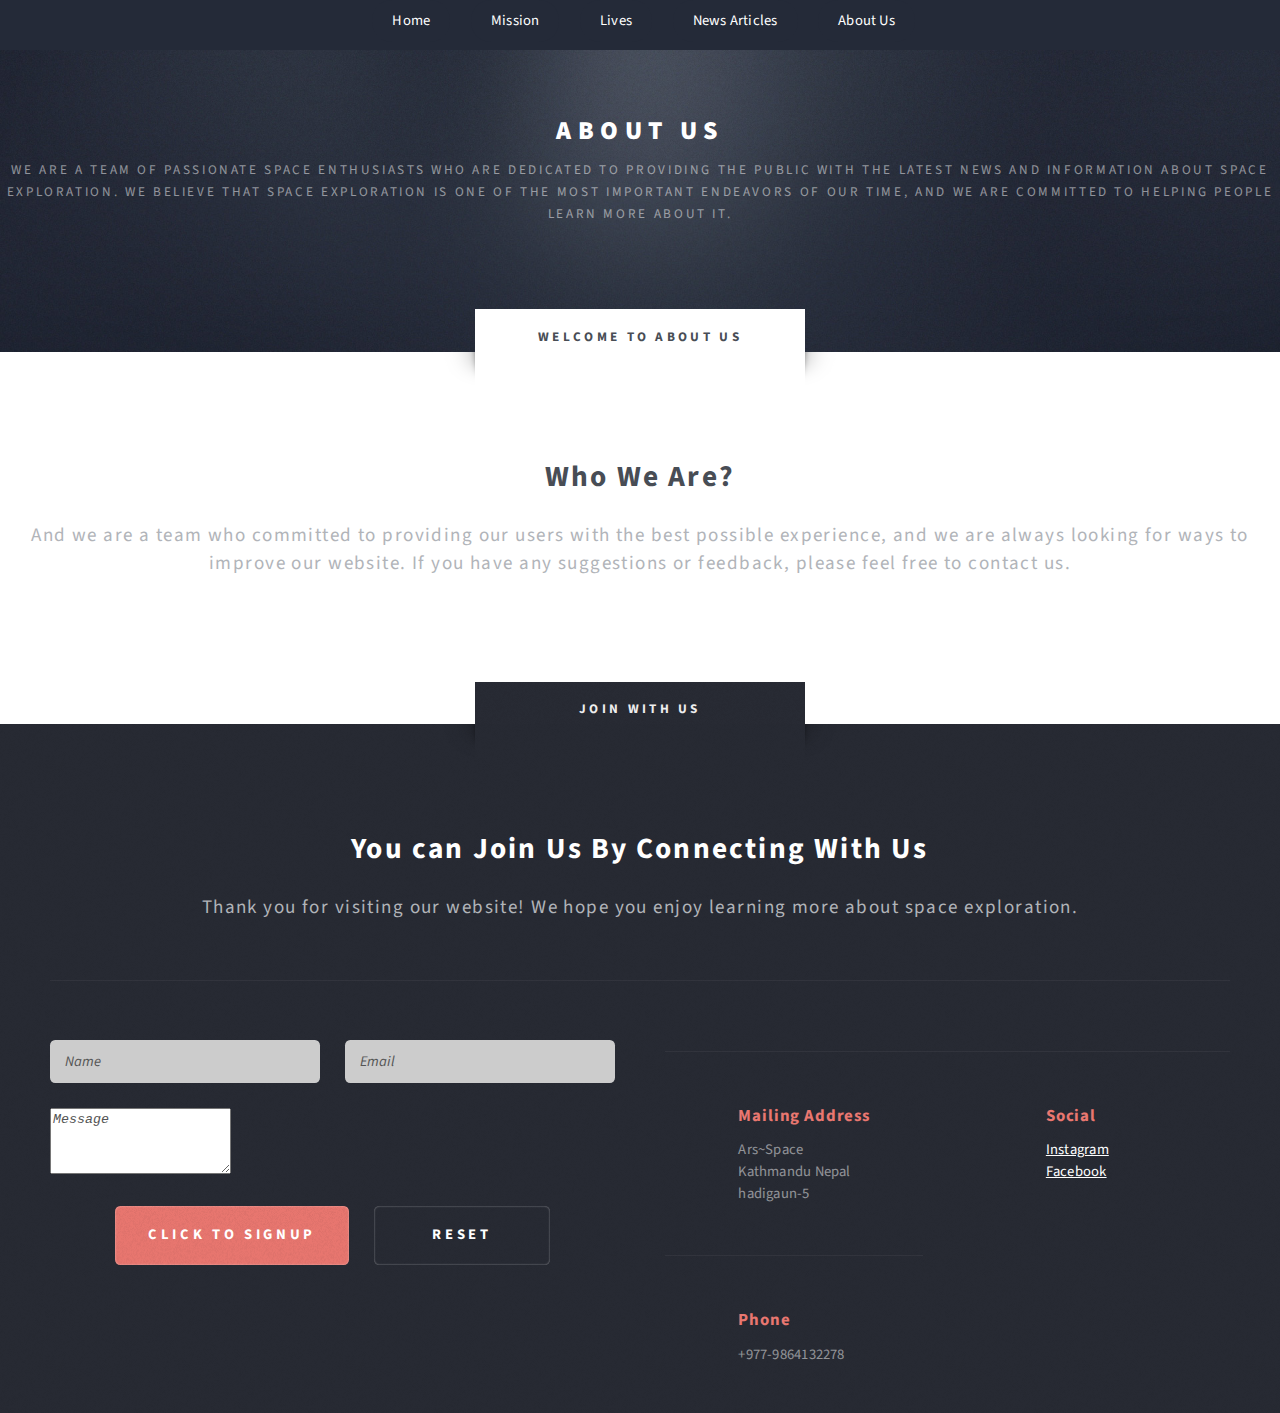
<file: AboutUs.html>
<!DOCTYPE HTML>
<html>

<head>
	<title>Space Exploration Webiste</title>
	<meta charset="utf-8" />
	<meta name="viewport" content="width=device-width, initial-scale=1, user-scalable=no" />
	<link rel="stylesheet" href="main.css" />
</head>

<body class="right-sidebar is-preload">
	<div id="page-wrapper">

		<!-- Header -->
		<section id="header" class="wrapper">

			<!-- Logo -->
			<div id="logo">
				<h1><a href="AboutUs.html">About Us</a></h1>
				<p>We are a team of passionate space enthusiasts who are dedicated to providing the public with the
					latest news and information about space exploration. We believe that space exploration is one of the
					most important endeavors of our time, and we are committed to helping people learn more about it.
				</p>
			</div>

			<nav class="nav">
				<ul>
					<li><a href="index.html">Home</a></li>
					<li><a href="Mission.html">Mission</a></li>
					<li><a href="Space.html">Lives</a></li>
					<li><a href="NewsArticle.html">News Articles</a></li>
					<li><a href="AboutUs.html">About Us</a></li>
				</ul>
			</nav>

		</section>

		<!-- Main -->
		<section id="main" class="wrapper style2">
			<div class="title">Welcome To About us</div>
			<!-- Content -->
			<div id="content">
				<article class="box post">
					<header class="style1">
						<h2>Who We Are?</h2>
						<p>And we are a team who committed to providing our users with the best possible
							experience, and we are always looking for ways to improve our website. If you
							have any suggestions or feedback, please feel free to contact us.</p>
					</header>
				</article>

				<div class="container">
					<div class="row gtr-150">
						<div class="col-8 col-12-medium">
						</div>
					</div>

				</div>
			</div>

	</div>
	</div>
	</div>
	</section>

	<!-- Footer -->
	<section id="footer" class="wrapper">
		<div class="title">Join With Us</div>
		<div class="container">
			<header class="style1">
				<h2>You can Join Us By Connecting With Us </h2>
				<p>
					Thank you for visiting our website! We hope you enjoy learning more about space exploration.
				</p>
			</header>
			<div class="row">
				<div class="col-6 col-12-medium">

					<!-- Contact Form -->
					<section>
						<form method="post" action="#">
							<div class="row gtr-50">
								<div class="col-6 col-12-small">
									<input type="text" name="name" id="contact-name" placeholder="Name" />
								</div>
								<div class="col-6 col-12-small">
									<input type="text" name="email" id="contact-email" placeholder="Email" />
								</div>
								<div class="col-12">
									<textarea name="message" id="contact-message" placeholder="Message"
										rows="4"></textarea>
								</div>
								<div class="col-12">
									<ul class="actions">
										<li><input type="submit" class="style1" value="Click To SignUP" /></li>
										<li><input type="reset" class="style2" value="Reset" /></li>
									</ul>
									
								</div>
							</div>
						</form>
					</section>

				</div>
				<div class="col-6 col-12-medium">

					<!-- Contact -->
					<section class="feature-list small">
						<div class="row">
							<div class="col-6 col-12-small">
								<section>
									<h3 class="icon solid fa-home">Mailing Address</h3>
									<p>
										Ars~Space<br />
										Kathmandu Nepal<br />
										hadigaun-5
									</p>
								</section>
							</div>
							<div class="col-6 col-12-small">
								<section>
									<h3 class="icon solid fa-comment">Social</h3>
									<p>
										<a href="https://www.instagram.com/avimanyu.rimal/">Instagram</a><br />
										<a href="https://www.facebook.com/avimanyu.rimal">Facebook</a>
									</p>
								</section>
							</div>

							<div class="col-6 col-12-small">
								<section>
									<h3 class="icon solid fa-phone">Phone</h3>
									<p>
										+977-9864132278
									</p>
								</section>
							</div>
						</div>
					</section>

				</div>
			</div>
		</div>
	</section>

	</div>
</body>

</html>
</file>
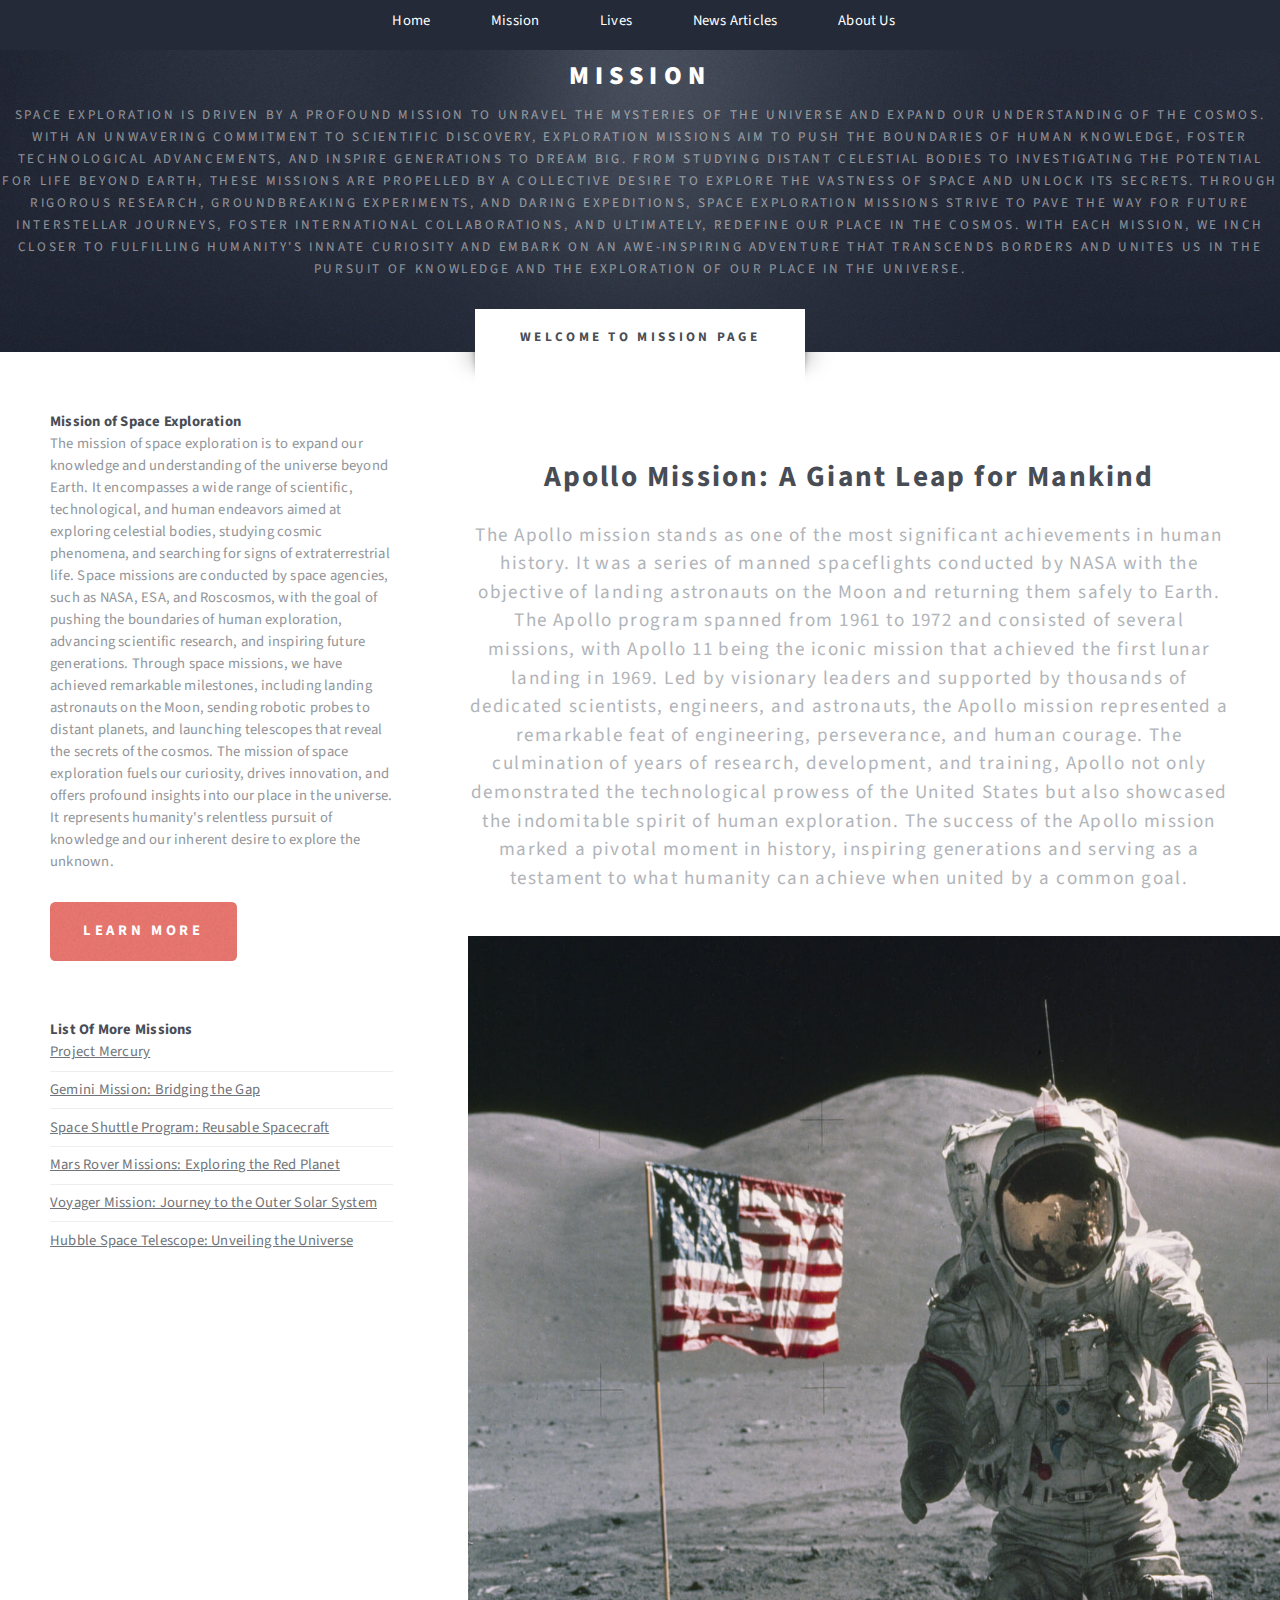
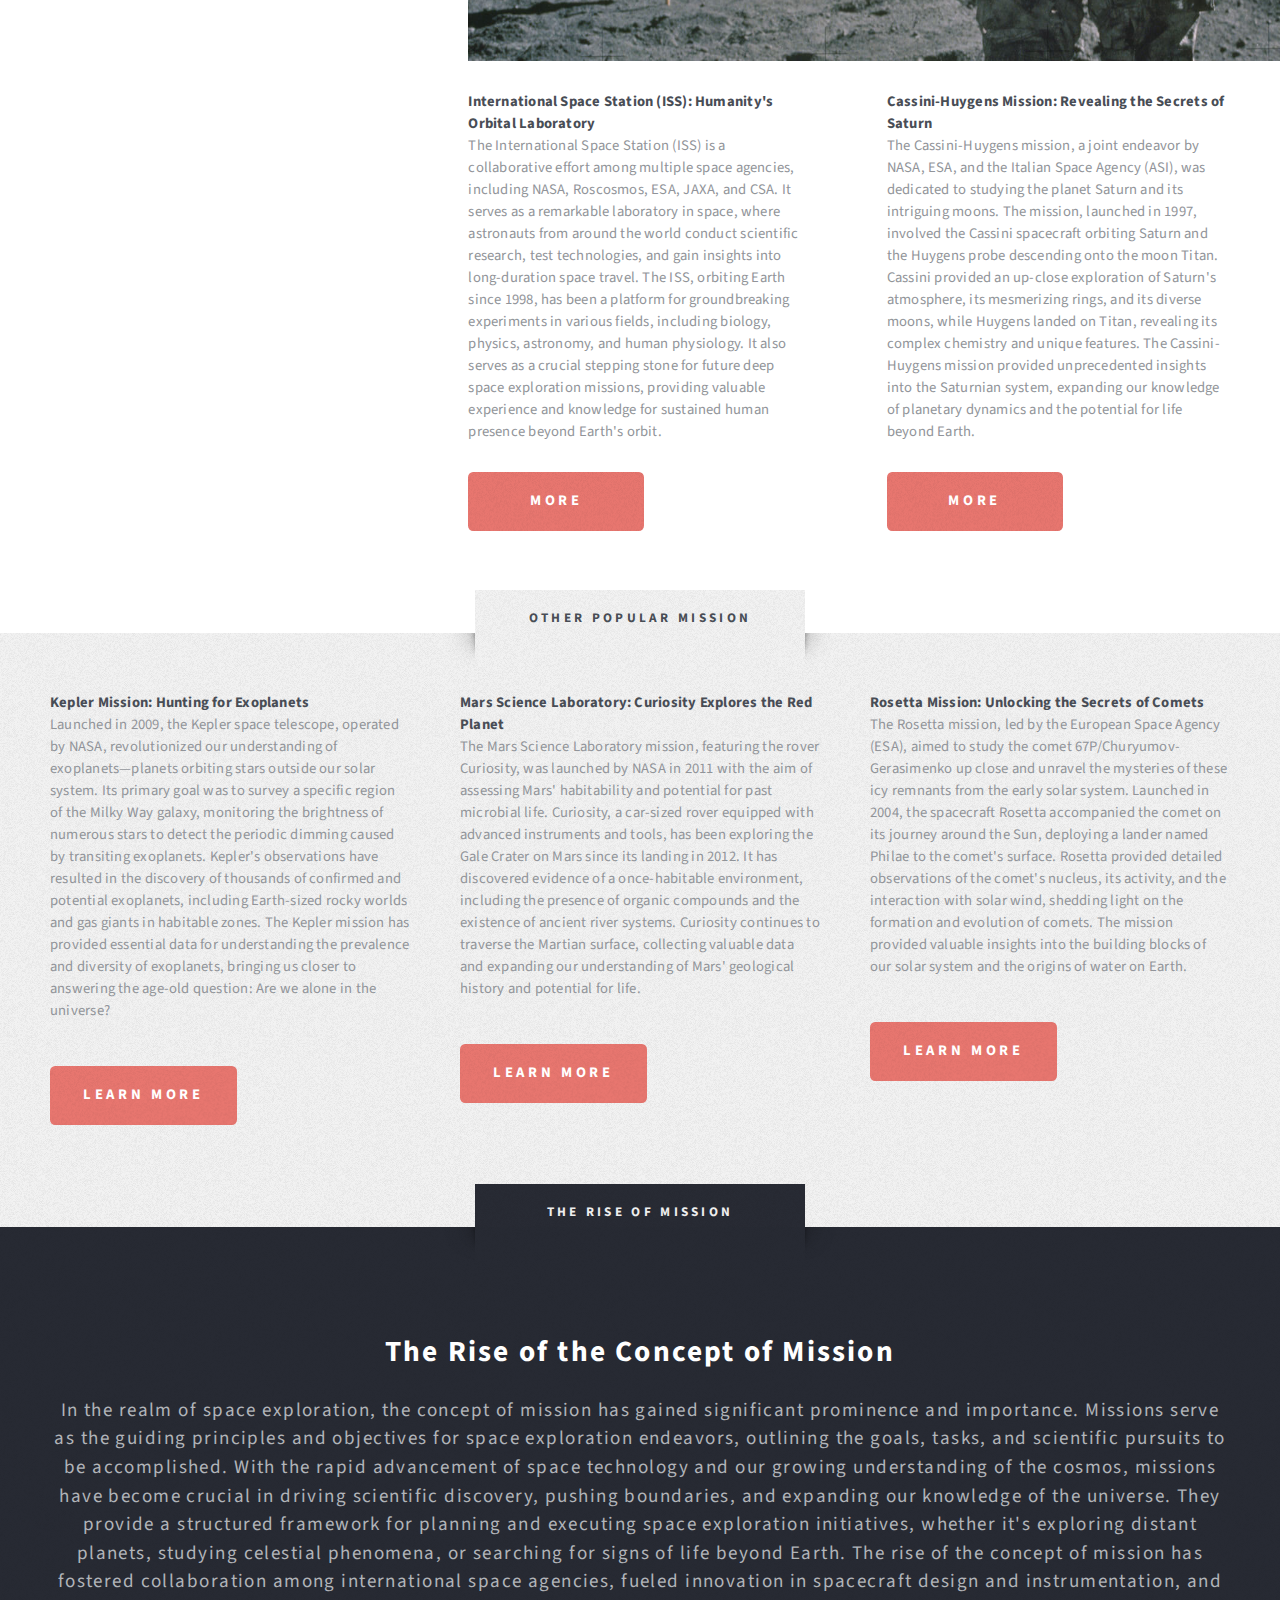
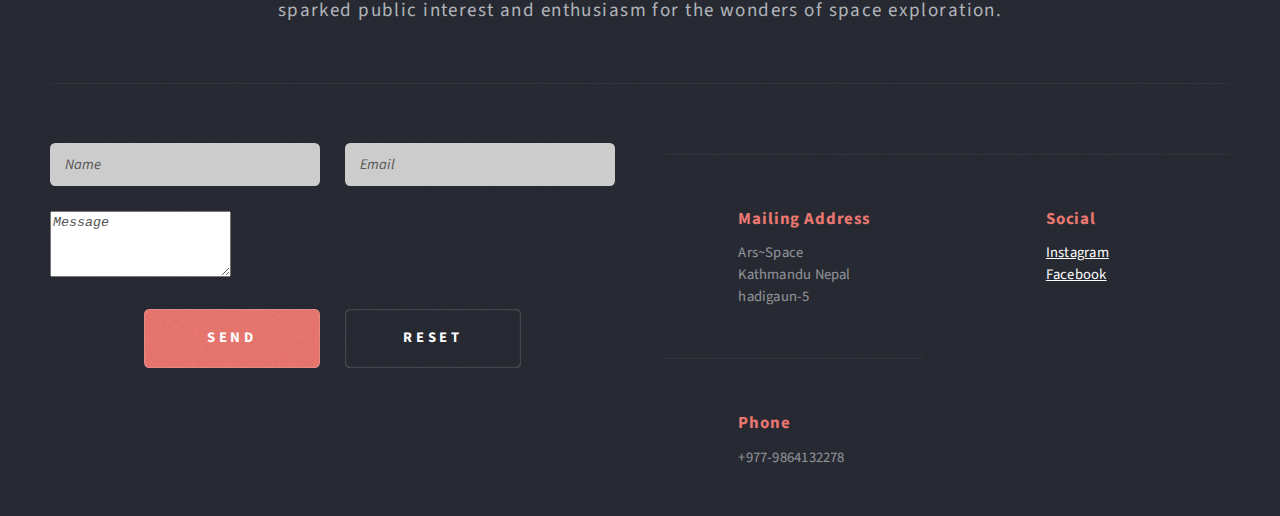
<file: Mission.html>
<!DOCTYPE HTML>
<html>

<head>
	<title>Space Exploration Website</title>
	<meta charset="utf-8" />
	<meta name="viewport" content="width=device-width, initial-scale=1, user-scalable=no" />
	<link rel="stylesheet" href="main.css" />
</head>

<body class="left-sidebar is-preload">
	<div id="page-wrapper">

		<!-- Header -->
		<section id="header" class="wrapper">

			<!-- Logo -->
			<div id="logo">
				<h1><a href="Mission.html">Mission</a></h1>
				<p>Space exploration is driven by a profound mission to unravel the mysteries of the universe and expand
					our understanding of the cosmos. With an unwavering commitment to scientific discovery, exploration
					missions aim to push the boundaries of human knowledge, foster technological advancements, and
					inspire generations to dream big. From studying distant celestial bodies to investigating the
					potential for life beyond Earth, these missions are propelled by a collective desire to explore the
					vastness of space and unlock its secrets. Through rigorous research, groundbreaking experiments, and
					daring expeditions, space exploration missions strive to pave the way for future interstellar
					journeys, foster international collaborations, and ultimately, redefine our place in the cosmos.
					With each mission, we inch closer to fulfilling humanity's innate curiosity and embark on an
					awe-inspiring adventure that transcends borders and unites us in the pursuit of knowledge and the
					exploration of our place in the universe. </p>
			</div>

			<nav class="nav">
				<ul>
					<li><a href="index.html">Home</a></li>
					<li><a href="Mission.html">Mission</a></li>
					<li><a href="Space.html">Lives</a></li>
					<li><a href="NewsArticle.html">News Articles</a></li>
					<li><a href="AboutUs.html">About Us</a></li>
				</ul>
			</nav>

		</section>

		<!-- Main -->
		<section id="main" class="wrapper style2">
			<div class="title">Welcome To Mission Page</div>
			<div class="container">
				<div class="row gtr-150">
					<div class="col-4 col-12-medium">

						<!-- Sidebar -->
						<div id="sidebar">
							<section class="box">
								<header>
									<h2> Mission of Space Exploration</h2>
								</header>
								<p>The mission of space exploration is to expand our knowledge and understanding of the
									universe beyond Earth. It encompasses a wide range of scientific, technological, and
									human endeavors aimed at exploring celestial bodies, studying cosmic phenomena, and
									searching for signs of extraterrestrial life. Space missions are conducted by space
									agencies, such as NASA, ESA, and Roscosmos, with the goal of pushing the boundaries
									of human exploration, advancing scientific research, and inspiring future
									generations. Through space missions, we have achieved remarkable milestones,
									including landing astronauts on the Moon, sending robotic probes to distant planets,
									and launching telescopes that reveal the secrets of the cosmos. The mission of space
									exploration fuels our curiosity, drives innovation, and offers profound insights
									into our place in the universe. It represents humanity's relentless pursuit of
									knowledge and our inherent desire to explore the unknown.</p>
								<a href="https://www.nasa.gov/" class="button style1">Learn More</a>
							</section>
							<section class="box">
								<header>
									<h2>List Of More Missions</h2>
								</header>
								<ul class="style3">
									<li><a href="https://www.nasa.gov/mission_pages/mercury/index.html">Project
											Mercury</a></li>
									<li><a href="https://www.nasa.gov/mission_pages/gemini/index.html">Gemini Mission:
											Bridging the Gap</a></li>
									<li><a href="https://www.nasa.gov/mission_pages/shuttle/main/index.html">Space
											Shuttle Program: Reusable Spacecraft</a></li>
									<li><a href="https://mars.nasa.gov/mer/">Mars Rover Missions: Exploring the Red
											Planet</a></li>
									<li><a href="https://voyager.jpl.nasa.gov/">Voyager Mission: Journey to the Outer
											Solar System</a></li>
									<li><a href="https://www.nasa.gov/mission_pages/hubble/main/index.html">Hubble Space
											Telescope: Unveiling the Universe</a></li>

							</section>
						</div>

					</div>
					<div class="col-8 col-12-medium imp-medium">

						<!-- Content -->
						<div id="content">
							<article class="box post">
								<header class="style1">
									<h2>Apollo Mission: A Giant Leap for Mankind</h2>
									<p>The Apollo mission stands as one of the most significant achievements in human
										history. It was a series of manned spaceflights conducted by NASA with the
										objective of landing astronauts on the Moon and returning them safely to Earth.
										The Apollo program spanned from 1961 to 1972 and consisted of several missions,
										with Apollo 11 being the iconic mission that achieved the first lunar landing in
										1969. Led by visionary leaders and supported by thousands of dedicated
										scientists, engineers, and astronauts, the Apollo mission represented a
										remarkable feat of engineering, perseverance, and human courage. The culmination
										of years of research, development, and training, Apollo not only demonstrated
										the technological prowess of the United States but also showcased the
										indomitable spirit of human exploration. The success of the Apollo mission
										marked a pivotal moment in history, inspiring generations and serving as a
										testament to what humanity can achieve when united by a common goal.</p>
								</header>
								<a href="https://www.nasa.gov/mission_pages/apollo/missions/index.html"
									class="image featured">
									<img src="Apollomission.jpg"
										alt="Apollo Mission" />
								</a>
								<p></p>
							</article>
							<div class="row gtr-150">
								<div class="col-6 col-12-small">
									<section class="box">
										<header>
											<h2>International Space Station (ISS): Humanity's Orbital Laboratory</h2>
										</header>
										
										<p>The International Space Station (ISS) is a collaborative effort among
											multiple space agencies, including NASA, Roscosmos, ESA, JAXA, and CSA. It
											serves as a remarkable laboratory in space, where astronauts from around the
											world conduct scientific research, test technologies, and gain insights into
											long-duration space travel. The ISS, orbiting Earth since 1998, has been a
											platform for groundbreaking experiments in various fields, including
											biology, physics, astronomy, and human physiology. It also serves as a
											crucial stepping stone for future deep space exploration missions, providing
											valuable experience and knowledge for sustained human presence beyond
											Earth's orbit.</p>
										<a href="https://www.nasa.gov/mission_pages/station/main/index.html"
											class="button style1">More</a>
									</section>
								</div>
								<div class="col-6 col-12-small">
									<section class="box">
										<header>
											<h2> Cassini-Huygens Mission: Revealing the Secrets of Saturn</h2>
										</header>
									
										<p>The Cassini-Huygens mission, a joint endeavor by NASA, ESA, and the Italian
											Space Agency (ASI), was dedicated to studying the planet Saturn and its
											intriguing moons. The mission, launched in 1997, involved the Cassini
											spacecraft orbiting Saturn and the Huygens probe descending onto the moon
											Titan. Cassini provided an up-close exploration of Saturn's atmosphere, its
											mesmerizing rings, and its diverse moons, while Huygens landed on Titan,
											revealing its complex chemistry and unique features. The Cassini-Huygens
											mission provided unprecedented insights into the Saturnian system, expanding
											our knowledge of planetary dynamics and the potential for life beyond Earth.
										</p>
										<a href="https://solarsystem.nasa.gov/missions/cassini/overview/"
											class="button style1">More</a>
									</section>
								</div>
							</div>
						</div>

					</div>
				</div>
			</div>
		</section>

		<!-- Highlights -->
		<section id="highlights" class="wrapper style3">
			<div class="title">Other Popular Mission</div>
			<div class="container">
				<div class="row aln-center">
					<div class="col-4 col-12-medium">
						<section class="highlight">
							<h3><a href="https://www.nasa.gov/mission_pages/kepler/main/index.html"> Kepler Mission:
									Hunting for Exoplanets</a></h3>
							<p>Launched in 2009, the Kepler space telescope, operated by NASA, revolutionized our
								understanding of exoplanets—planets orbiting stars outside our solar system. Its primary
								goal was to survey a specific region of the Milky Way galaxy, monitoring the brightness
								of numerous stars to detect the periodic dimming caused by transiting exoplanets.
								Kepler's observations have resulted in the discovery of thousands of confirmed and
								potential exoplanets, including Earth-sized rocky worlds and gas giants in habitable
								zones. The Kepler mission has provided essential data for understanding the prevalence
								and diversity of exoplanets, bringing us closer to answering the age-old question: Are
								we alone in the universe?</p>
							<ul class="actions">
								<li><a href="https://www.nasa.gov/mission_pages/kepler/main/index.html"
										class="button style1">Learn More</a></li>
							</ul>
						</section>
					</div>
					<div class="col-4 col-12-medium">
						<section class="highlight">
							<h3><a href="https://mars.nasa.gov/msl/home/">Mars Science Laboratory: Curiosity Explores
									the Red Planet</a></h3>
							<p>The Mars Science Laboratory mission, featuring the rover Curiosity, was launched by NASA
								in 2011 with the aim of assessing Mars' habitability and potential for past microbial
								life. Curiosity, a car-sized rover equipped with advanced instruments and tools, has
								been exploring the Gale Crater on Mars since its landing in 2012. It has discovered
								evidence of a once-habitable environment, including the presence of organic compounds
								and the existence of ancient river systems. Curiosity continues to traverse the Martian
								surface, collecting valuable data and expanding our understanding of Mars' geological
								history and potential for life.</p>
							<ul class="actions">
								<li><a href="https://mars.nasa.gov/msl/home/" class="button style1">Learn More</a></li>
							</ul>
						</section>
					</div>
					<div class="col-4 col-12-medium">
						<section class="highlight">
							<h3><a href="https://www.esa.int/Science_Exploration/Space_Science/Rosetta">Rosetta Mission:
									Unlocking the Secrets of Comets</a></h3>
							<p>The Rosetta mission, led by the European Space Agency (ESA), aimed to study the comet
								67P/Churyumov-Gerasimenko up close and unravel the mysteries of these icy remnants from
								the early solar system. Launched in 2004, the spacecraft Rosetta accompanied the comet
								on its journey around the Sun, deploying a lander named Philae to the comet's surface.
								Rosetta provided detailed observations of the comet's nucleus, its activity, and the
								interaction with solar wind, shedding light on the formation and evolution of comets.
								The mission provided valuable insights into the building blocks of our solar system and
								the origins of water on Earth.</p>
							<ul class="actions">
								<li><a href="https://www.esa.int/Science_Exploration/Space_Science/Rosetta"
										class="button style1">Learn More</a></li>
							</ul>
						</section>
					</div>
				</div>
			</div>
		</section>

		<!-- Footer -->
		<section id="footer" class="wrapper">
			<div class="title">The Rise Of Mission</div>
			<div class="container">
				<header class="style1">
					<h2>The Rise of the Concept of Mission</h2>
					<p>In the realm of space exploration, the concept of mission has gained significant prominence and
						importance. Missions serve as the guiding principles and objectives for space exploration
						endeavors, outlining the goals, tasks, and scientific pursuits to be accomplished. With the
						rapid advancement of space technology and our growing understanding of the cosmos, missions have
						become crucial in driving scientific discovery, pushing boundaries, and expanding our knowledge
						of the universe. They provide a structured framework for planning and executing space
						exploration initiatives, whether it's exploring distant planets, studying celestial phenomena,
						or searching for signs of life beyond Earth. The rise of the concept of mission has fostered
						collaboration among international space agencies, fueled innovation in spacecraft design and
						instrumentation, and sparked public interest and enthusiasm for the wonders of space
						exploration.
					</p>
				</header>
				<div class="row">
					<div class="col-6 col-12-medium">

						<!-- Contact Form -->
						<section>
							<form method="post" action="#">
								<div class="row gtr-50">
									<div class="col-6 col-12-small">
										<input type="text" name="name" id="contact-name" placeholder="Name" />
									</div>
									<div class="col-6 col-12-small">
										<input type="text" name="email" id="contact-email" placeholder="Email" />
									</div>
									<div class="col-12">
										<textarea name="message" id="contact-message" placeholder="Message"
											rows="4"></textarea>
									</div>
									<div class="col-12">
										<ul class="actions">
											<li><input type="submit" class="style1" value="Send" /></li>
											<li><input type="reset" class="style2" value="Reset" /></li>
										</ul>
									</div>
								</div>
							</form>
						</section>

					</div>
					<div class="col-6 col-12-medium">

						<!-- Contact -->
						<section class="feature-list small">
							<div class="row">
								<div class="col-6 col-12-small">
									<section>
										<h3 class="icon solid fa-home">Mailing Address</h3>
										<p>
											Ars~Space<br />
											Kathmandu Nepal<br />
											hadigaun-5
										</p>
									</section>
								</div>
								<div class="col-6 col-12-small">
									<section>
										<h3 class="icon solid fa-comment">Social</h3>
										<p>
											<a href="https://www.instagram.com/avimanyu.rimal/">Instagram</a><br />
											<a href="https://www.facebook.com/avimanyu.rimal">Facebook</a>
										</p>
									</section>
								</div>
								<div class="col-6 col-12-small">
									<section>
										<h3 class="icon solid fa-phone">Phone</h3>
										<p>
											+977-9864132278
										</p>
									</section>
								</div>
							</div>
						</section>

					</div>
				</div>
			</div>
		</section>

	</div>
</body>

</html>
</file>
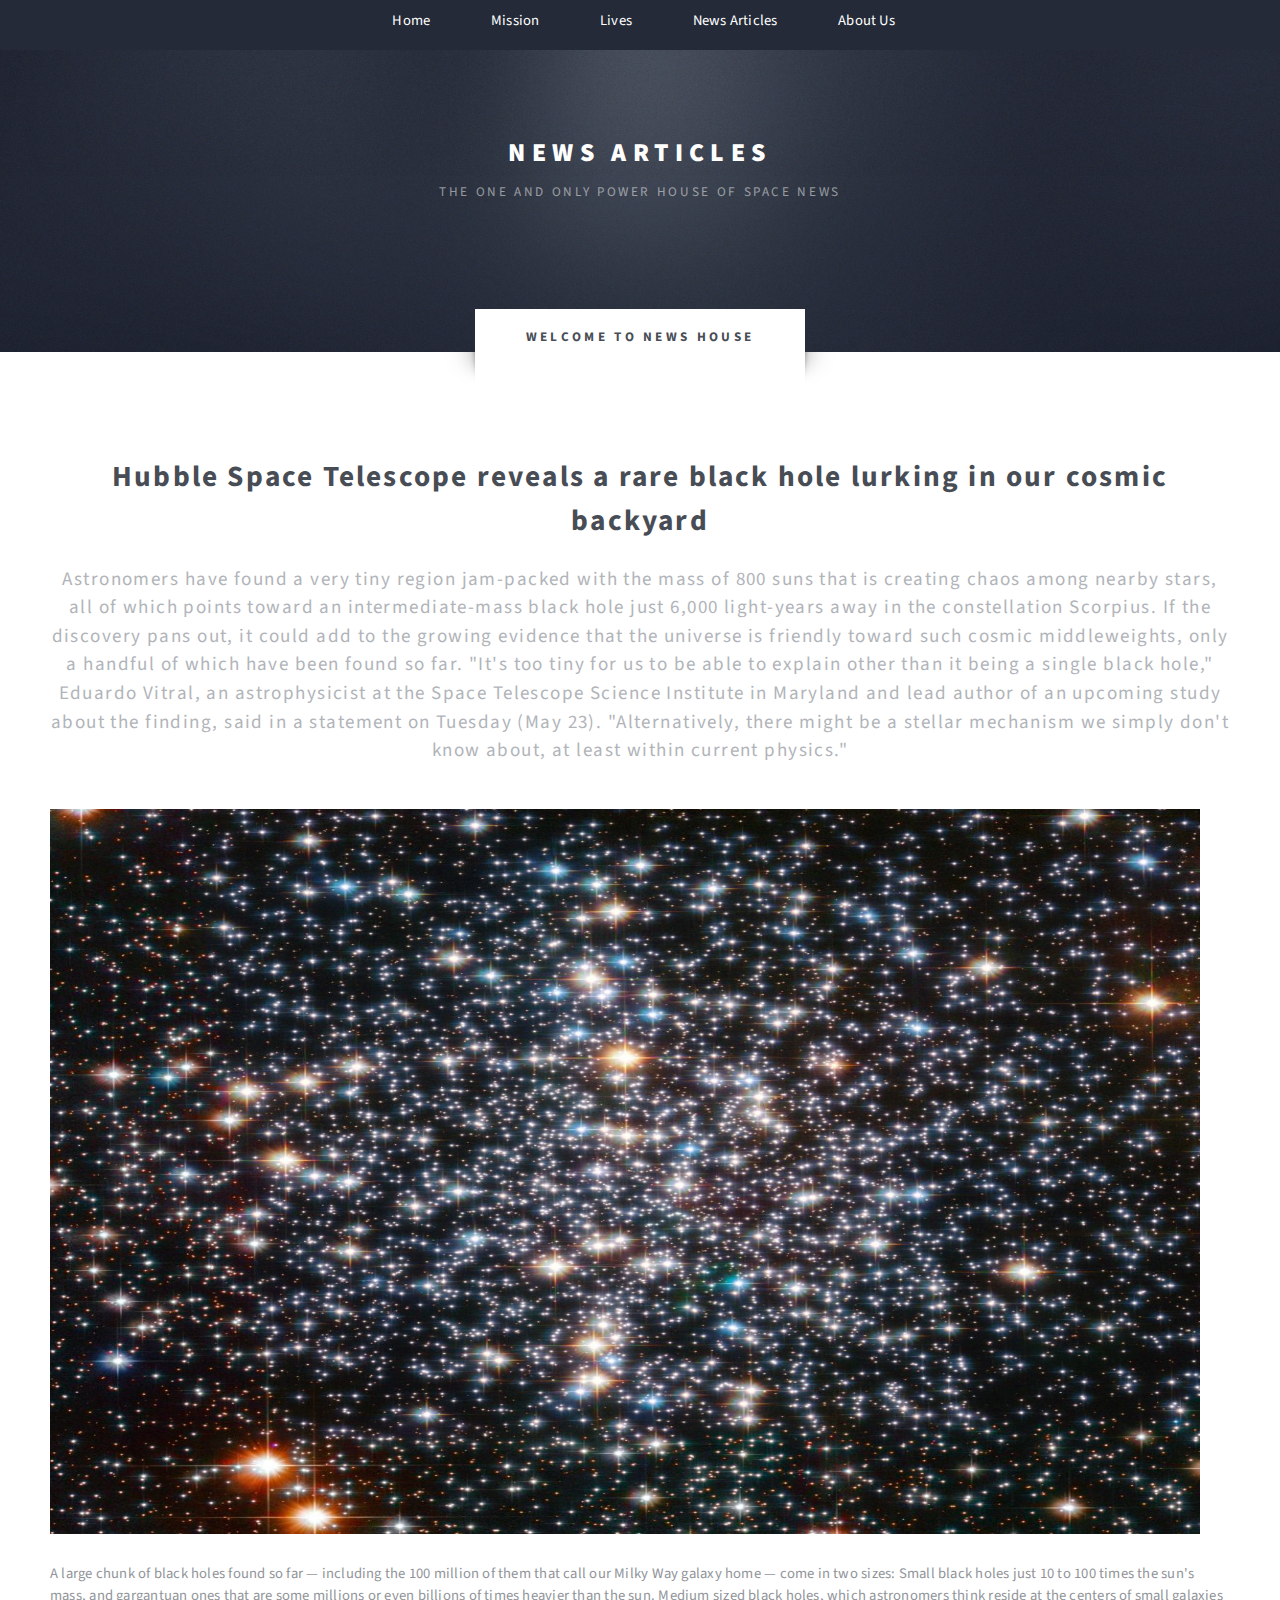
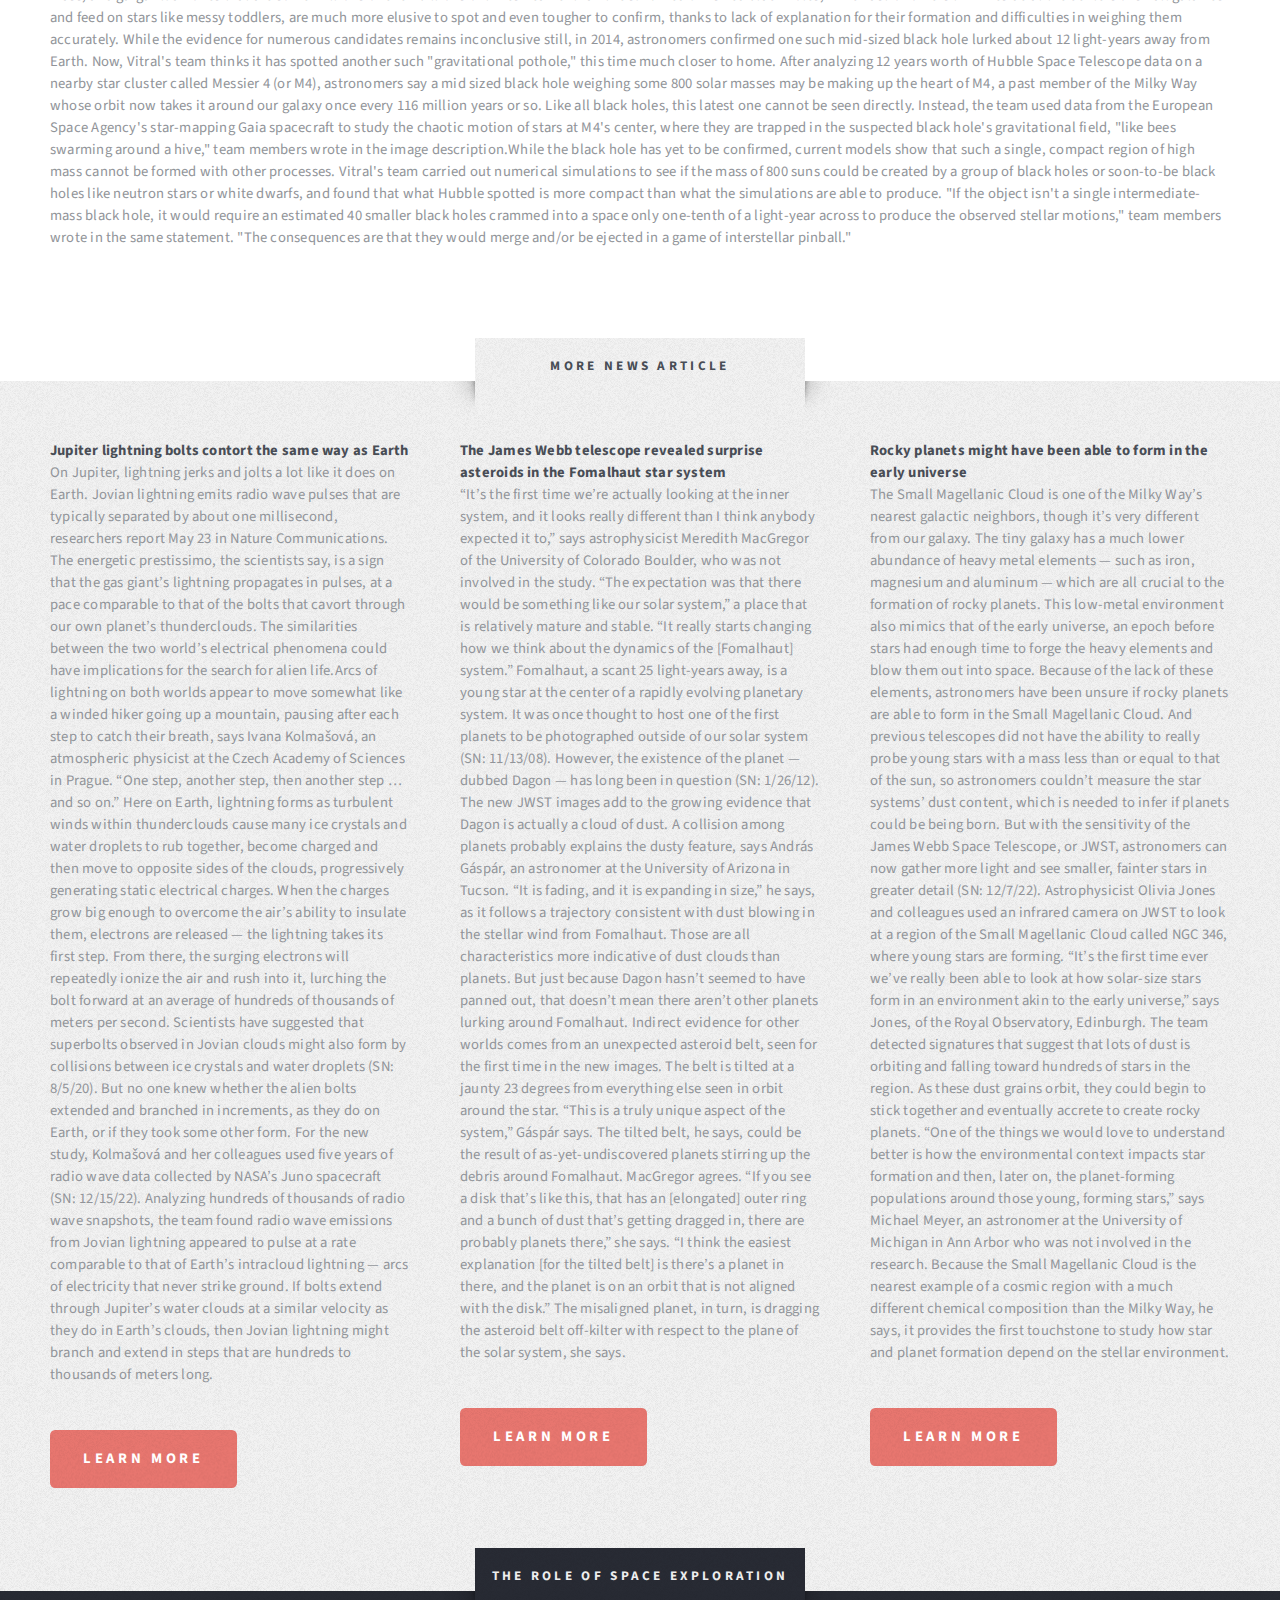
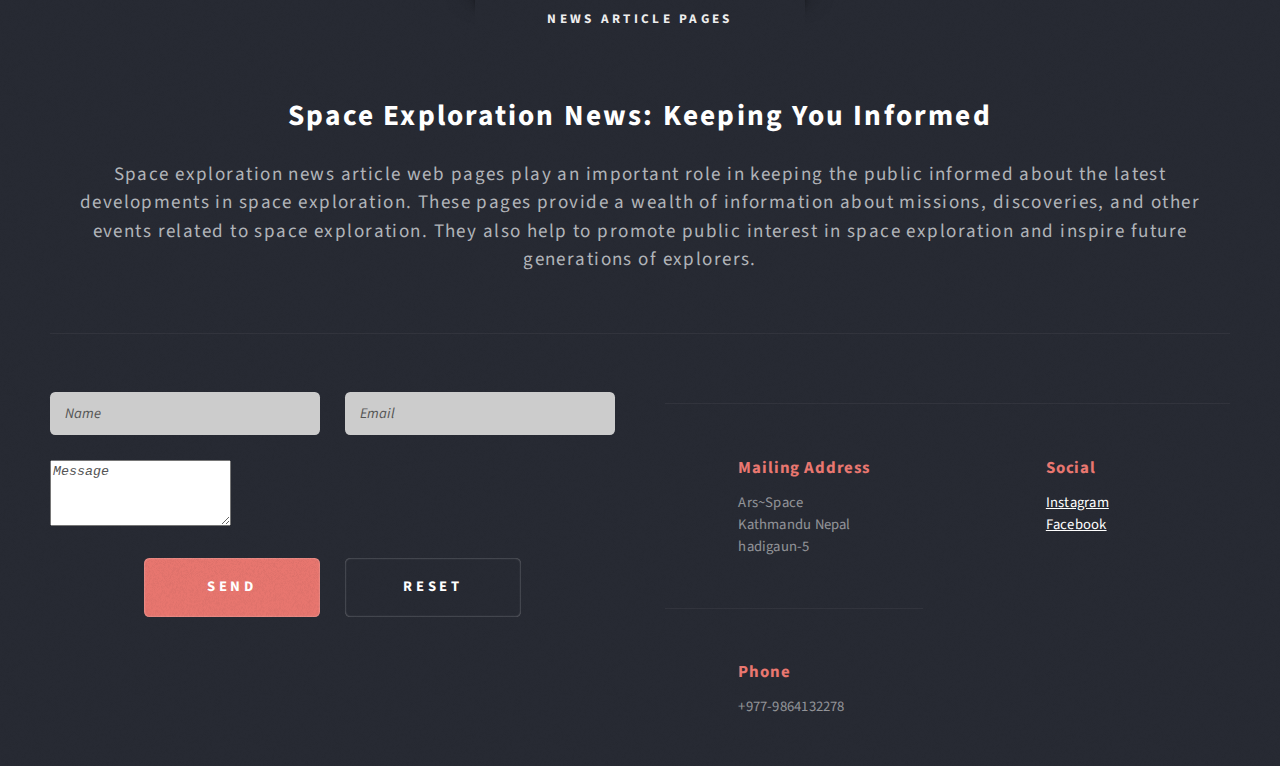
<file: NewsArticle.html>
<!DOCTYPE HTML>
<html>

<head>
	<title>Space Exploration Website</title>
	<meta charset="utf-8" />
	<meta name="viewport" content="width=device-width, initial-scale=1, user-scalable=no" />
	<link rel="stylesheet" href="main.css" />
</head>

<body class="no-sidebar is-preload">
	<div id="page-wrapper">

		<!-- Header -->
		<section id="header" class="wrapper">

			<!-- Logo -->
			<div id="logo">
				<h1><a href="NewsArticle.html">News Articles</a></h1>
				<p>The one and Only power House Of Space News</p>
			</div>

			<nav class="nav">
				<ul>
					<li><a href="index.html">Home</a></li>
					<li><a href="Mission.html">Mission</a></li>
					<li><a href="Space.html">Lives</a></li>
					<li><a href="NewsArticle.html">News Articles</a></li>
					<li><a href="AboutUs.html">About Us</a></li>
				</ul>
			</nav>
			
		</section>

		<!-- Main -->
		<div id="main" class="wrapper style2">
			<div class="title">Welcome To News House</div>
			<div class="container">

				<!-- Content -->
				<div id="content">
					<article class="box post">
						<header class="style1">
							<h2>Hubble Space Telescope reveals a rare black hole lurking in our cosmic backyard</h2>
							<p>Astronomers have found a very tiny region jam-packed with the mass of 800 suns that is
								creating chaos among nearby stars, all of which points toward an intermediate-mass black
								hole just 6,000 light-years away in the constellation Scorpius. If the discovery pans
								out, it could add to the growing evidence that the universe is friendly toward such
								cosmic middleweights, only a handful of which have been found so far.

								"It's too tiny for us to be able to explain other than it being a single black hole,"
								Eduardo Vitral, an astrophysicist at the Space Telescope Science Institute in Maryland
								and lead author of an upcoming study about the finding, said in a statement on Tuesday
								(May 23). "Alternatively, there might be a stellar mechanism we simply don't know about,
								at least within current physics."</p>
						</header>
						<a href="https://www.space.com/hubble-space-telescope-black-hole-cosmic-backyard"
							class="image featured">
							<img src="hubbleimage.jpg"
								alt="Hubble Telescope click image" />
						</a>
						<p>A large chunk of black holes found so far — including the 100 million of them that call our
							Milky Way galaxy home — come in two sizes: Small black holes just 10 to 100 times the sun's
							mass, and gargantuan ones that are some millions or even billions of times heavier than the
							sun.

							Medium sized black holes, which astronomers think reside at the centers of small galaxies
							and feed on stars like messy toddlers, are much more elusive to spot and even tougher to
							confirm, thanks to lack of explanation for their formation and difficulties in weighing them
							accurately. While the evidence for numerous candidates remains inconclusive still, in 2014,
							astronomers confirmed one such mid-sized black hole lurked about 12 light-years away from
							Earth.

							Now, Vitral's team thinks it has spotted another such "gravitational pothole," this time
							much closer to home. After analyzing 12 years worth of Hubble Space Telescope data on a
							nearby star cluster called Messier 4 (or M4), astronomers say a mid sized black hole
							weighing some 800 solar masses may be making up the heart of M4, a past member of the Milky
							Way whose orbit now takes it around our galaxy once every 116 million years or so.

							Like all black holes, this latest one cannot be seen directly. Instead, the team used data
							from the European Space Agency's star-mapping Gaia spacecraft to study the chaotic motion of
							stars at M4's center, where they are trapped in the suspected black hole's gravitational
							field, "like bees swarming around a hive," team members wrote in the image description.While
							the black hole has yet to be confirmed, current models show that such a single, compact
							region of high mass cannot be formed with other processes. Vitral's team carried out
							numerical simulations to see if the mass of 800 suns could be created by a group of black
							holes or soon-to-be black holes like neutron stars or white dwarfs, and found that what
							Hubble spotted is more compact than what the simulations are able to produce.

							"If the object isn't a single intermediate-mass black hole, it would require an estimated 40
							smaller black holes crammed into a space only one-tenth of a light-year across to produce
							the observed stellar motions," team members wrote in the same statement. "The consequences
							are that they would merge and/or be ejected in a game of interstellar pinball."


					</article>
				</div>

			</div>
		</div>

		<!-- Highlights -->
		<section id="highlights" class="wrapper style3">
			<div class="title">More News Article</div>
			<div class="container">
				<div class="row aln-center">
					<div class="col-4 col-12-medium">
						<section class="highlight">
							
							<h3><a href="https://www.sciencenews.org/article/jupiter-lightning-bolt-contort-earth">Jupiter
									lightning bolts contort the same way as Earth</a></h3>
							<p>On Jupiter, lightning jerks and jolts a lot like it does on Earth.

								Jovian lightning emits radio wave pulses that are typically separated by about one
								millisecond, researchers report May 23 in Nature Communications. The energetic
								prestissimo, the scientists say, is a sign that the gas giant’s lightning propagates in
								pulses, at a pace comparable to that of the bolts that cavort through our own planet’s
								thunderclouds. The similarities between the two world’s electrical phenomena could have
								implications for the search for alien life.Arcs of lightning on both worlds appear to
								move somewhat like a winded hiker going up a mountain, pausing after each step to catch
								their breath, says Ivana Kolmašová, an atmospheric physicist at the Czech Academy of
								Sciences in Prague. “One step, another step, then another step … and so on.”

								Here on Earth, lightning forms as turbulent winds within thunderclouds cause many ice
								crystals and water droplets to rub together, become charged and then move to opposite
								sides of the clouds, progressively generating static electrical charges. When the
								charges grow big enough to overcome the air’s ability to insulate them, electrons are
								released — the lightning takes its first step. From there, the surging electrons will
								repeatedly ionize the air and rush into it, lurching the bolt forward at an average of
								hundreds of thousands of meters per second.

								Scientists have suggested that superbolts observed in Jovian clouds might also form by
								collisions between ice crystals and water droplets (SN: 8/5/20). But no one knew whether
								the alien bolts extended and branched in increments, as they do on Earth, or if they
								took some other form.

								For the new study, Kolmašová and her colleagues used five years of radio wave data
								collected by NASA’s Juno spacecraft (SN: 12/15/22). Analyzing hundreds of thousands of
								radio wave snapshots, the team found radio wave emissions from Jovian lightning appeared
								to pulse at a rate comparable to that of Earth’s intracloud lightning — arcs of
								electricity that never strike ground.

								If bolts extend through Jupiter’s water clouds at a similar velocity as they do in
								Earth’s clouds, then Jovian lightning might branch and extend in steps that are hundreds
								to thousands of meters long.
							<ul class="actions">
								<li><a href="https://www.sciencenews.org/article/jupiter-lightning-bolt-contort-earth"
										class="button style1">Learn More</a></li>
							</ul>
						</section>
					</div>
					<div class="col-4 col-12-medium">
						<section class="highlight">
							
							<h3><a href="https://www.sciencenews.org/article/webb-telescope-asteroids-fomalhaut-star">The
									James Webb telescope revealed surprise asteroids in the Fomalhaut star system</a>
							</h3>
							<p>“It’s the first time we’re actually looking at the inner system, and it looks really
								different than I think anybody expected it to,” says astrophysicist Meredith MacGregor
								of the University of Colorado Boulder, who was not involved in the study. “The
								expectation was that there would be something like our solar system,” a place that is
								relatively mature and stable. “It really starts changing how we think about the dynamics
								of the [Fomalhaut] system.”

								Fomalhaut, a scant 25 light-years away, is a young star at the center of a rapidly
								evolving planetary system. It was once thought to host one of the first planets to be
								photographed outside of our solar system (SN: 11/13/08). However, the existence of the
								planet — dubbed Dagon — has long been in question (SN: 1/26/12).

								The new JWST images add to the growing evidence that Dagon is actually a cloud of dust.
								A collision among planets probably explains the dusty feature, says András Gáspár, an
								astronomer at the University of Arizona in Tucson. “It is fading, and it is expanding in
								size,” he says, as it follows a trajectory consistent with dust blowing in the stellar
								wind from Fomalhaut. Those are all characteristics more indicative of dust clouds than
								planets.

								But just because Dagon hasn’t seemed to have panned out, that doesn’t mean there aren’t
								other planets lurking around Fomalhaut.

								Indirect evidence for other worlds comes from an unexpected asteroid belt, seen for the
								first time in the new images. The belt is tilted at a jaunty 23 degrees from everything
								else seen in orbit around the star.

								“This is a truly unique aspect of the system,” Gáspár says. The tilted belt, he says,
								could be the result of as-yet-undiscovered planets stirring up the debris around
								Fomalhaut.

								MacGregor agrees. “If you see a disk that’s like this, that has an [elongated] outer
								ring and a bunch of dust that’s getting dragged in, there are probably planets there,”
								she says. “I think the easiest explanation [for the tilted belt] is there’s a planet in
								there, and the planet is on an orbit that is not aligned with the disk.” The misaligned
								planet, in turn, is dragging the asteroid belt off-kilter with respect to the plane of
								the solar system, she says.</p>
							<ul class="actions">
								<li><a href="https://www.sciencenews.org/article/webb-telescope-asteroids-fomalhaut-star"
										class="button style1">Learn More</a></li>
							</ul>
						</section>
					</div>
					<div class="col-4 col-12-medium">
						<section class="highlight">
							
							<h3><a
									href="https://www.sciencenews.org/article/rocky-planets-early-universe-james-webb-telescope">Rocky
									planets might have been able to form in the early universe</a></h3>
							<p>The Small Magellanic Cloud is one of the Milky Way’s nearest galactic neighbors, though
								it’s very different from our galaxy. The tiny galaxy has a much lower abundance of heavy
								metal elements — such as iron, magnesium and aluminum — which are all crucial to the
								formation of rocky planets. This low-metal environment also mimics that of the early
								universe, an epoch before stars had enough time to forge the heavy elements and blow
								them out into space.

								Because of the lack of these elements, astronomers have been unsure if rocky planets are
								able to form in the Small Magellanic Cloud. And previous telescopes did not have the
								ability to really probe young stars with a mass less than or equal to that of the sun,
								so astronomers couldn’t measure the star systems’ dust content, which is needed to infer
								if planets could be being born. But with the sensitivity of the James Webb Space
								Telescope, or JWST, astronomers can now gather more light and see smaller, fainter stars
								in greater detail (SN: 12/7/22).

								Astrophysicist Olivia Jones and colleagues used an infrared camera on JWST to look at a
								region of the Small Magellanic Cloud called NGC 346, where young stars are forming.
								“It’s the first time ever we’ve really been able to look at how solar-size stars form in
								an environment akin to the early universe,” says Jones, of the Royal Observatory,
								Edinburgh.

								The team detected signatures that suggest that lots of dust is orbiting and falling
								toward hundreds of stars in the region. As these dust grains orbit, they could begin to
								stick together and eventually accrete to create rocky planets.

								“One of the things we would love to understand better is how the environmental context
								impacts star formation and then, later on, the planet-forming populations around those
								young, forming stars,” says Michael Meyer, an astronomer at the University of Michigan
								in Ann Arbor who was not involved in the research.

								Because the Small Magellanic Cloud is the nearest example of a cosmic region with a much
								different chemical composition than the Milky Way, he says, it provides the first
								touchstone to study how star and planet formation depend on the stellar environment.</p>
							<ul class="actions">
								<li><a href="https://www.sciencenews.org/article/rocky-planets-early-universe-james-webb-telescope"
										class="button style1">Learn More</a></li>
							</ul>
						</section>
					</div>
				</div>
			</div>
		</section>

		<!-- Footer -->
		<section id="footer" class="wrapper">
			<div class="title">The Role of Space Exploration News Article pages</div>
			<div class="container">
				<header class="style1">
					<h2>Space Exploration News: Keeping You Informed</h2>
					<p>
						Space exploration news article web pages play an important role in keeping the public informed
						about the latest developments in space exploration. These pages provide a wealth of information
						about missions, discoveries, and other events related to space exploration. They also help to
						promote public interest in space exploration and inspire future generations of explorers.


					</p>
				</header>
				<div class="row">
					<div class="col-6 col-12-medium">

						<!-- Contact Form -->
						<section>
							<form method="post" action="#">
								<div class="row gtr-50">
									<div class="col-6 col-12-small">
										<input type="text" name="name" id="contact-name" placeholder="Name" />
									</div>
									<div class="col-6 col-12-small">
										<input type="text" name="email" id="contact-email" placeholder="Email" />
									</div>
									<div class="col-12">
										<textarea name="message" id="contact-message" placeholder="Message"
											rows="4"></textarea>
									</div>
									<div class="col-12">
										<ul class="actions">
											<li><input type="submit" class="style1" value="Send" /></li>
											<li><input type="reset" class="style2" value="Reset" /></li>
										</ul>
									</div>
								</div>
							</form>
						</section>

					</div>
					<div class="col-6 col-12-medium">

						<!-- Contact -->
						<section class="feature-list small">
							<div class="row">
								<div class="col-6 col-12-small">
									<section>
										<h3 class="icon solid fa-home">Mailing Address</h3>
										<p>
											Ars~Space<br />
											Kathmandu Nepal<br />
											hadigaun-5
										</p>
									</section>
								</div>
								<div class="col-6 col-12-small">
									<section>
										<h3 class="icon solid fa-comment">Social</h3>
										<p>
											<a href="https://www.instagram.com/avimanyu.rimal/">Instagram</a><br />
											<a href="https://www.facebook.com/avimanyu.rimal">Facebook</a>
										</p>
									</section>
								</div>
								<div class="col-6 col-12-small">
									<section>
										<h3 class="icon solid fa-phone">Phone</h3>
										<p>
											+977-9864132278
										</p>
									</section>
								</div>
							</div>
						</section>

					</div>
				</div>
			</div>
		</section>

	</div>
</body>

</html>
</file>
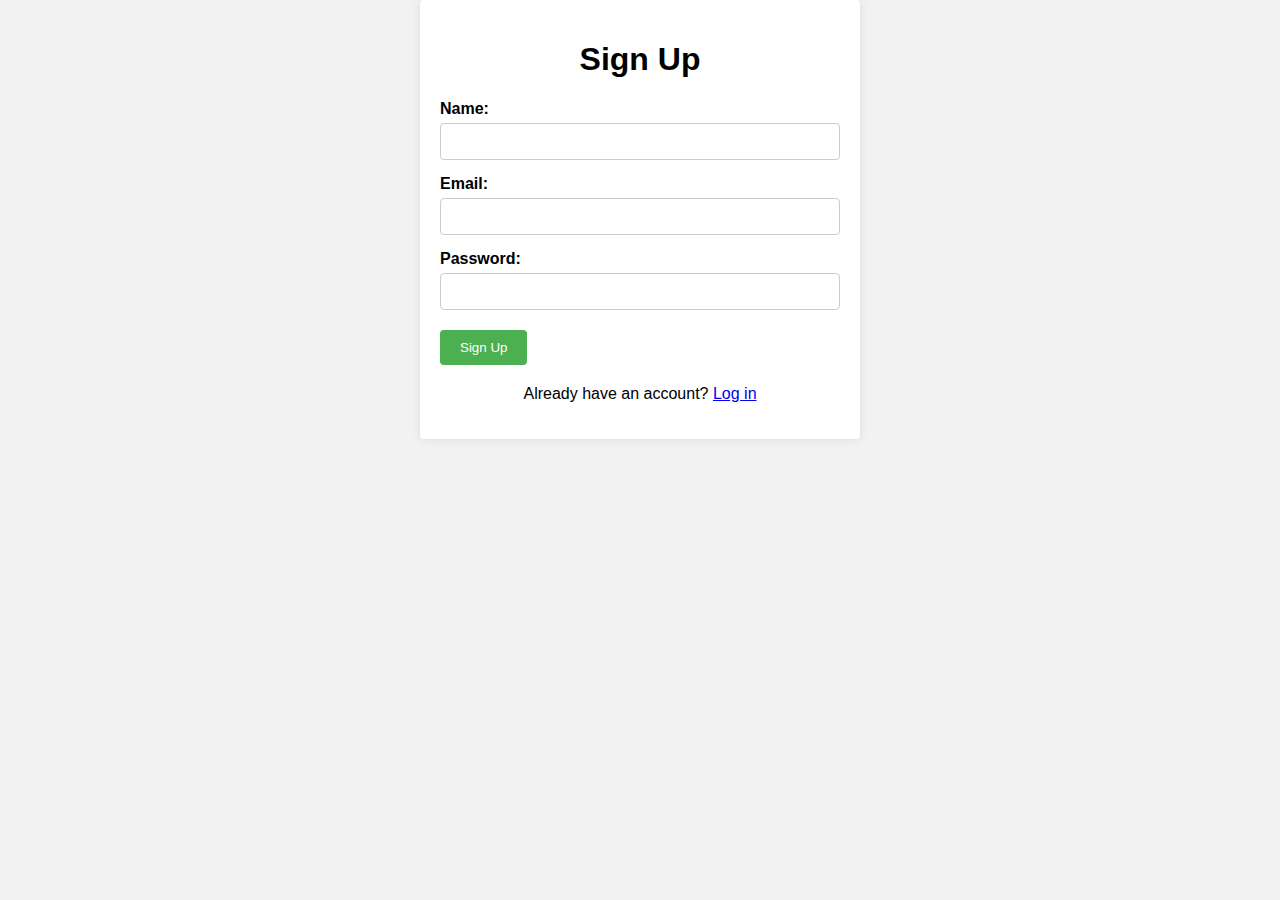
<file: signuppage.html>
<!DOCTYPE html>
<html lang="en">

<head>
  <meta charset="UTF-8">
  <meta http-equiv="X-UA-Compatible" content="IE=edge">
  <meta name="viewport" content="width=device-width, initial-scale=1.0">
  <title>Sign Up</title>
  <style>
    body {
      font-family: Arial, sans-serif;
      background-color: #f2f2f2;
      margin: 0;
      padding: 0;
    }

    .container {
      max-width: 400px;
      margin: 0 auto;
      padding: 20px;
      background-color: #fff;
      border-radius: 4px;
      box-shadow: 0 0 10px rgba(0, 0, 0, 0.1);
    }

    h1 {
      text-align: center;
    }

    label {
      display: block;
      font-weight: bold;
      margin-top: 15px;
    }

    input[type="text"],
    input[type="email"],
    input[type="password"] {
      width: 100%;
      padding: 10px;
      border: 1px solid #ccc;
      border-radius: 4px;
      box-sizing: border-box;
      margin-top: 5px;
    }

    input[type="submit"] {
      background-color: #4CAF50;
      color: #fff;
      padding: 10px 20px;
      border: none;
      border-radius: 4px;
      cursor: pointer;
      margin-top: 20px;
    }

    input[type="submit"]:hover {
      background-color: #45a049;
    }

    p {
      text-align: center;
      margin-top: 20px;
    }
  </style>
</head>

<body>
  <div class="container">
    <h1>Sign Up</h1>
    <form>
      <label for="name">Name:</label>
      <input type="text" id="name" required>

      <label for="email">Email:</label>
      <input type="email" id="email" required>

      <label for="password">Password:</label>
      <input type="password" id="password" required>

      <input type="submit" value="Sign Up">
    </form>
    <p>Already have an account? <a href="https://www.facebook.com/">Log in</a></p>
  </div>
</body>

</html>
</file>
<file: main.css>
@import url(https://fonts.googleapis.com/css?family=Source+Sans+Pro:400,400italic,700,900);

a,
address,
body,
div,
footer,
form,
h1,
h2,
h3,
h4,
h5,
h6,
header,
html,
img,
li,
nav,
p,
s,
section,
ul {
	margin: 0;
	padding: 0;
	border: 0;
	font-size: 100%;
	font: inherit;
	vertical-align: baseline
}

footer,
header,
nav,
section {
	display: block
}

body {
	line-height: 1
}

ul {
	list-style: none
}

body {
	-webkit-text-size-adjust: none
}

input::-moz-focus-inner {
	border: 0;
	padding: 0
}

input {
	-moz-appearance: none;
	-webkit-appearance: none;
	-ms-appearance: none;
	appearance: none
}

html {
	box-sizing: border-box
}

*,
:after,
:before {
	box-sizing: inherit
}

body.is-preload *,
body.is-preload :after,
body.is-preload :before {
	-moz-animation: none !important;
	-webkit-animation: none !important;
	-ms-animation: none !important;
	animation: none !important;
	-moz-transition: none !important;
	-webkit-transition: none !important;
	-ms-transition: none !important;
	transition: none !important
}

body,
input {
	font-family: 'Source Sans Pro', sans-serif;
	font-weight: 400;
	color: #919499;
	font-size: 14pt;
	line-height: 1.75em;
	letter-spacing: .025em
}

h1,
h2,
h3,
h4,
h5,
h6 {
	font-weight: 700;
	color: #484d55
}

h1 a,
h2 a,
h3 a,
h4 a,
h5 a,
h6 a {
	color: inherit;
	text-decoration: none
}

a {
	-moz-transition: color .25s ease-in-out;
	-webkit-transition: color .25s ease-in-out;
	-ms-transition: color .25s ease-in-out;
	transition: color .25s ease-in-out;
	text-decoration: underline;
	color: #717479
}

a:hover {
	text-decoration: none
}

form,
p,
ul {
	margin-bottom: 2em
}

.container {
	margin: 0 auto;
	max-width: 100%;
	width: 68em
}

@media screen and (max-width:1680px) {
	.container {
		width: 70em
	}
}

@media screen and (max-width:1280px) {
	.container {
		width: calc(100% - 100px)
	}
}

@media screen and (max-width:980px) {
	.container {
		width: calc(100% - 100px)
	}
}

@media screen and (max-width:736px) {
	.container {
		width: calc(100% - 40px)
	}
}

.row {
	display: flex;
	flex-wrap: wrap;
	box-sizing: border-box;
	align-items: stretch
}

.row>* {
	box-sizing: border-box
}

.row>.col-1 {
	width: 8.33333%
}

.row>.col-2 {
	width: 16.66667%
}

.row>.col-3 {
	width: 25%
}

.row>.col-4 {
	width: 33.33333%
}

.row>.col-5 {
	width: 41.66667%
}

.row>.col-6 {
	width: 50%
}

.row>.col-7 {
	width: 58.33333%
}

.row>.col-8 {
	width: 66.66667%
}

.row>.col-9 {
	width: 75%
}

.row>.col-10 {
	width: 83.33333%
}

.row>.col-11 {
	width: 91.66667%
}

.row>.col-12 {
	width: 100%
}

.row.gtr-0 {
	margin-top: 0;
	margin-left: 0
}

.row.gtr-0>* {
	padding: 0
}

.row.gtr-25 {
	margin-top: -12.5px;
	margin-left: -12.5px
}

.row.gtr-25>* {
	padding: 12.5px 0 0 12.5px
}

.row.gtr-50 {
	margin-top: -25px;
	margin-left: -25px
}

.row.gtr-50>* {
	padding: 25px 0 0 25px
}

.row {
	margin-top: -50px;
	margin-left: -50px
}

.row>* {
	padding: 50px 0 0 50px
}

.row.gtr-150 {
	margin-top: -75px;
	margin-left: -75px
}

.row.gtr-150>* {
	padding: 75px 0 0 75px
}

.row.gtr-200 {
	margin-top: -100px;
	margin-left: -100px
}

.row.gtr-200>* {
	padding: 100px 0 0 100px
}

section {
	margin: 0 0 4em 0
}

section:last-child,
section>:last-child {
	margin-bottom: 0
}

header.style1 {
	text-align: center;
	padding: 3em 0 3em 0
}

header.style1 h2 {
	font-weight: 700;
	font-size: 2em;
	letter-spacing: .075em;
	line-height: 1.5em
}

header.style1 p {
	color: #b1b4b9;
	display: block;
	margin: 1.15em 0 0 0;
	font-size: 1.3em;
	letter-spacing: .075em;
	line-height: 1.5em
}

form input[type=email],
form input[type=password],
form input[type=text] {
	-moz-transition: all .25s ease-in-out;
	-webkit-transition: all .25s ease-in-out;
	-ms-transition: all .25s ease-in-out;
	transition: all .25s ease-in-out;
	-webkit-appearance: none;
	display: block;
	border: 0;
	background: #eee;
	box-shadow: inset 0 0 1px 0 #a0a1a7;
	border-radius: .35em;
	width: 100%;
	padding: .75em 1em .75em 1em
}

form input[type=email]:focus,
form input[type=password]:focus,
form input[type=text]:focus {
	background: #f8f8f8
}

form input[type=email] input[type=password],
form input[type=text] {
	line-height: 1em
}

form ul.actions {
	margin-top: 0
}

form ::-webkit-input-placeholder {
	color: #555 !important;
	font-style: italic;
	line-height: 1.35em
}

form :-moz-placeholder {
	color: #555 !important;
	font-style: italic
}

form ::-moz-placeholder {
	color: #555 !important;
	font-style: italic
}

form :-ms-input-placeholder {
	color: #555 !important;
	font-style: italic
}

form ::-moz-focus-inner {
	border: 0
}

.image {
	display: block
}

.image img {
	display: block;
	width: 1150px;
	height: 725px
}

.image.featured {
	display: block;
	width: 100%;
	margin: 0 0 2em 0
}

.button,
button,
input[type=button],
input[type=reset],
input[type=submit] {
	-moz-transition: all .25s ease-in-out;
	-webkit-transition: all .25s ease-in-out;
	-ms-transition: all .25s ease-in-out;
	transition: all .25s ease-in-out;
	display: inline-block;
	background: #444;
	text-align: center;
	text-transform: uppercase;
	font-weight: 700;
	letter-spacing: .25em;
	text-decoration: none;
	border-radius: .35em;
	border: 0;
	outline: 0;
	cursor: pointer;
	padding: 0 2.25em 0 2.25em;
	font-size: px;
	min-width: 12em;
	height: 4em;
	line-height: 4em
}

.button:hover,
button:hover,
input[type=button]:hover,
input[type=reset]:hover,
input[type=submit]:hover {
	background-color: #f98780
}

.button.large,
button.large,
input[type=button].large,
input[type=reset].large,
input[type=submit].large {
	font-size: 1em;
	min-width: 14em
}

.button.style1,
button.style1,
input[type=button].style1,
input[type=reset].style1,
input[type=submit].style1 {
	background: #e97770 url(overlay.png);
	color: #fff
}

.button.style1:hover,
button.style1:hover,
input[type=button].style1:hover,
input[type=reset].style1:hover,
input[type=submit].style1:hover {
	background-color: #f98780
}

.button.style1:active,
button.style1:active,
input[type=button].style1:active,
input[type=reset].style1:active,
input[type=submit].style1:active {
	background-color: #d96760
}

.button.style2,
button.style2,
input[type=button].style2,
input[type=reset].style2,
input[type=submit].style2 {
	background: 0 0;
	color: #606167;
	box-shadow: inset 0 0 2px 0 #a0a1a7
}

.button.style2:hover,
button.style2:hover,
input[type=button].style2:hover,
input[type=reset].style2:hover,
input[type=submit].style2:hover {
	box-shadow: inset 0 0 2px 0 #606167
}

.button.style2:active,
button.style2:active,
input[type=button].style2:active,
input[type=reset].style2:active,
input[type=submit].style2:active {
	box-shadow: inset 0 0 2px 0 #202127
}

.button.style3,
button.style3,
input[type=button].style3,
input[type=reset].style3,
input[type=submit].style3 {
	background: #2f333b url(overlay.png);
	color: #fff
}

.button.style3:hover,
button.style3:hover,
input[type=button].style3:hover,
input[type=reset].style3:hover,
input[type=submit].style3:hover {
	background-color: #3f434b
}

.button.style3:active,
button.style3:active,
input[type=button].style3:active,
input[type=reset].style3:active,
input[type=submit].style3:active {
	background-color: #1f232b
}

ul {
	list-style: disc;
	padding-left: 1em
}

ul li {
	padding-left: .5em
}

ul.style2 {
	list-style: none;
	padding-left: 0
}

ul.style2 li {
	border-top: solid 1px #eee;
	padding: 1.5em 0 0 0;
	margin: 1.5em 0 0 0
}

ul.style2 li:first-child {
	border-top: 0;
	padding-top: 0;
	margin-top: 0
}

ul.style3 {
	list-style: none;
	padding-left: 0
}

ul.style3 li {
	border-top: solid 1px #eee;
	padding: .5em 0 0 0;
	margin: .5em 0 0 0
}

ul.style3 li:first-child {
	border-top: 0;
	padding-top: 0;
	margin-top: 0
}

ul.actions {
	list-style: none;
	padding-left: 0;
	margin: 3em 0 0 0
}

ul.actions li {
	display: inline-block;
	margin: 0 .75em 0 .75em;
	padding-left: 0
}

ul.actions li:first-child {
	margin-left: 0
}

ul.actions li:last-child {
	margin-right: 0
}

.feature-list {
	max-width: 58em;
	margin-left: auto;
	margin-right: auto;
	position: relative;
	top: .75em
}

.feature-list section {
	border-top: solid 1px #eee;
	padding-top: 3em;
	padding-left: 5em;
	position: relative
}

@media screen and (min-width:981px) {
	.feature-list>.row>:nth-child(-n+2)>section {
		border-top: 0;
		padding-top: 0
	}
}

.feature-list h3 {
	color: #e97770 !important;
	margin: -.35em 0 .75em 0;
	font-size: 1.15em;
	letter-spacing: .05em
}

.feature-list h3:before {
	display: block;
	color: #fff;
	background: #2f333b url(overlay.png);
	border-radius: 2.5em;
	text-align: center;
	width: 2.5em;
	height: 2.5em;
	line-height: 2.5em;
	margin-right: .75em;
	position: absolute;
	left: 0;
	margin-top: -.5em
}

.icon {
	text-decoration: none;
	text-decoration: none
}

.icon:before {
	-moz-osx-font-smoothing: grayscale;
	-webkit-font-smoothing: antialiased;
	display: inline-block;
	font-style: normal;
	font-variant: normal;
	text-rendering: auto;
	line-height: 1;
	text-transform: none !important;
	font-family: 'Font Awesome 5 Free';
	font-weight: 400
}

.icon:before {
	line-height: inherit;
	font-size: 1.25em
}

.icon.solid:before {
	font-weight: 900
}

.wrapper {
	position: relative;
	padding: 6em 0 9em 0
}

.wrapper .title {
	position: absolute;
	top: 0;
	left: 50%;
	text-align: center;
	text-transform: uppercase;
	display: block;
	font-weight: 700;
	letter-spacing: .25em;
	font-size: .9em;
	width: 25em;
	height: 3.25em;
	top: -3.25em;
	line-height: 3.25em;
	margin-bottom: -3.25em;
	margin-left: -12.5em;
	padding-top: .5em
}

.wrapper .title:before {
	content: '';
	position: absolute;
	bottom: -38px;
	left: -35px;
	width: 35px;
	height: 38px;
	background: url(shadow.png)
}

.wrapper .title:after {
	-moz-transform: scaleX(-1);
	-webkit-transform: scaleX(-1);
	-ms-transform: scaleX(-1);
	transform: scaleX(-1);
	content: '';
	position: absolute;
	bottom: -38px;
	right: -35px;
	width: 35px;
	height: 38px;
	background: url(shadow.png)
}

.wrapper.style1 {
	background: #e97770 url(overlay.png);
	color: #eee;
	color: rgba(255, 255, 255, .75)
}

.wrapper.style1 .title {
	background: #e97770 url(overlay.png);
	color: #fff
}

.wrapper.style1 a,
.wrapper.style1 h1,
.wrapper.style1 h2,
.wrapper.style1 h3,
.wrapper.style1 h4,
.wrapper.style1 h5,
.wrapper.style1 h6 {
	color: #fff
}

.wrapper.style2 {
	background: #fff
}

.wrapper.style2 .title {
	background: #fff;
	color: #484d55
}

.wrapper.style3 {
	background: #f3f3f3 url(overlay.png)
}

.wrapper.style3 .title {
	background: #f3f3f3 url(overlay.png);
	color: #484d55
}

.wrapper.style3 .image {
	border: solid 10px #fff
}

#page-wrapper>section {
	margin-bottom: 0
}

#header {
	display: flex;
	-moz-align-items: center;
	-webkit-align-items: center;
	-ms-align-items: center;
	align-items: center;
	-moz-justify-content: center;
	-webkit-justify-content: center;
	-ms-justify-content: center;
	justify-content: center;
	position: relative;
	height: 24em;
	background: url(banner.jpg) center center;
	background-size: cover;
	padding: 0
}

#header:before {
	content: '';
	position: absolute;
	top: 0;
	left: 0;
	width: 100%;
	height: 50%;
	background: url(overlay.png)
}

.homepage #header {
	height: 35em
}

#logo {
	width: 100%;
	text-align: center;
	position: relative;
	top: 1.5em
}

#logo h1 {
	font-weight: 900;
	text-transform: uppercase;
	color: #fff;
	font-size: 2em;
	letter-spacing: .25em
}

#logo p {
	color: #eee;
	color: rgba(255, 255, 255, .5);
	text-transform: uppercase;
	margin: 1.25em 0 0 0;
	display: block;
	letter-spacing: .2em;
	font-size: .9em
}

.nav {
	width: 100%;
	height: 50px;
	background-color: #242a38;
	box-sizing: border-box;
	position: fixed;
	top: 0;
	left: 0;
	z-index: 9999
}

.nav ul {
	list-style-type: none;
	margin: 0;
	padding: 0;
	text-align: center
}

.nav li {
	display: inline-block;
	position: relative
}

.nav li a {
	display: block;
	padding: 10px 20px;
	margin: 0 5px;
	border-radius: 20px;
	text-decoration: none;
	color: #fff;
	background-color: #242a38;
	transition: background-color .3s ease, color .3s ease
}

.nav li a:hover {
	background-color: #3a3f4e;
	color: #fff
}

@media only screen and (max-width:600px) {
	.nav ul {
		display: flex;
		flex-direction: column
	}

	.nav li {
		display: block;
		text-align: center
	}

	.nav li a {
		margin: 5px 0
	}
}

#intro {
	padding-bottom: 8em;
	text-align: center
}

#intro p.style1 {
	font-size: 1.5em;
	letter-spacing: .075em
}

#intro p.style2 {
	font-weight: 700;
	color: #fff;
	border-radius: .35em;
	box-shadow: inset 0 0 1px 1px rgba(255, 255, 255, .25);
	font-size: 2.75em;
	letter-spacing: .075em;
	line-height: 1.35em;
	padding: 1em 0 1em 0;
	margin-bottom: 1em
}

#intro p.style2 a {
	color: inherit;
	text-decoration: none
}

#intro p.style3 {
	font-size: 1.1em;
	width: 48em;
	margin: 0 auto
}

#features header.style1 {
	padding-bottom: 5em
}

#features ul.actions {
	margin-top: 5em
}

#footer {
	background: #282b34 url(overlay.png);
	color: #eee;
	color: rgba(255, 255, 255, .5);
	padding-bottom: 6em
}

#footer a,
#footer h1,
#footer h2,
#footer h3,
#footer h4,
#footer h5,
#footer h6 {
	color: #fff
}

#footer form input[type=email],
#footer form input[type=password],
#footer form input[type=text] {
	background: #ccc;
	box-shadow: none
}

#footer form input[type=email]:focus,
#footer form input[type=password]:focus,
#footer form input[type=text]:focus {
	background: #fff
}

#footer .button,
#footer button,
#footer input[type=button],
#footer input[type=reset],
#footer input[type=submit] {
	color: #fff;
	box-shadow: inset 0 0 2px 0 rgba(255, 255, 255, .5)
}

#footer .button:hover,
#footer button:hover,
#footer input[type=button]:hover,
#footer input[type=reset]:hover,
#footer input[type=submit]:hover {
	color: #fff;
	box-shadow: inset 0 0 2px 0 rgba(255, 255, 255, .65)
}

#footer .button:active,
#footer button:active,
#footer input[type=button]:active,
#footer input[type=reset]:active,
#footer input[type=submit]:active {
	box-shadow: inset 0 0 2px 0 rgba(255, 255, 255, .75)
}

#footer .button.style2:active,
#footer button.style2:active,
#footer input[type=button].style2:active,
#footer input[type=reset].style2:active,
#footer input[type=submit].style2:active {
	box-shadow: inset 0 0 2px 0 rgba(255, 255, 255, .75)
}

#footer .title {
	background: #282b34 url(overlay.png);
	color: #eee
}

#footer header.style1 {
	padding-bottom: 6em;
	margin-bottom: 6em;
	border-bottom: solid 1px rgba(255, 255, 255, .05)
}

#footer header.style1 h2 {
	color: #fff
}

#footer header.style1 .p {
	color: inherit
}

#footer .feature-list {
	max-width: 100%
}

#footer .feature-list section {
	border-top-color: rgba(255, 255, 255, .05)
}

#footer .feature-list h3:before {
	background: #3d4249 url(overlay.png)
}

@media screen and (max-width:1680px) {

	body,
	input {
		font-size: 12pt
	}
}

@media screen and (max-width:1280px) {

	body,
	input {
		font-size: 11pt;
		line-height: 1.5em;
		letter-spacing: .015em
	}

	.wrapper {
		padding: 4em 0 7em 0
	}

	#logo {
		margin-top: -.5em !important
	}

	#logo h1 {
		font-size: 1.75em
	}

	#intro {
		padding-bottom: 7em
	}

	#intro p.style1 {
		font-size: 1.25em
	}

	#intro p.style2 {
		font-size: 2.25em
	}

	#footer {
		padding-bottom: 4em
	}

	#footer header.style1 {
		padding-bottom: 4em;
		margin-bottom: 4em;
		border-bottom: solid 1px rgba(255, 255, 255, .05)
	}
}

form ul.actions {
	text-align: center
}

.feature-list {
	max-width: 40em
}

.feature-list section {
	padding-top: 4em
}

.feature-list>.row>:first-child>section {
	border-top: 0;
	padding-top: 0
}

#nav {
	display: none
}

#logo {
	top: 0
}

#intro p.style3 {
	width: auto
}

#footer .feature-list {
	border-top: solid 1px rgba(255, 255, 255, .05);
	padding-top: 4em
}
</file>
